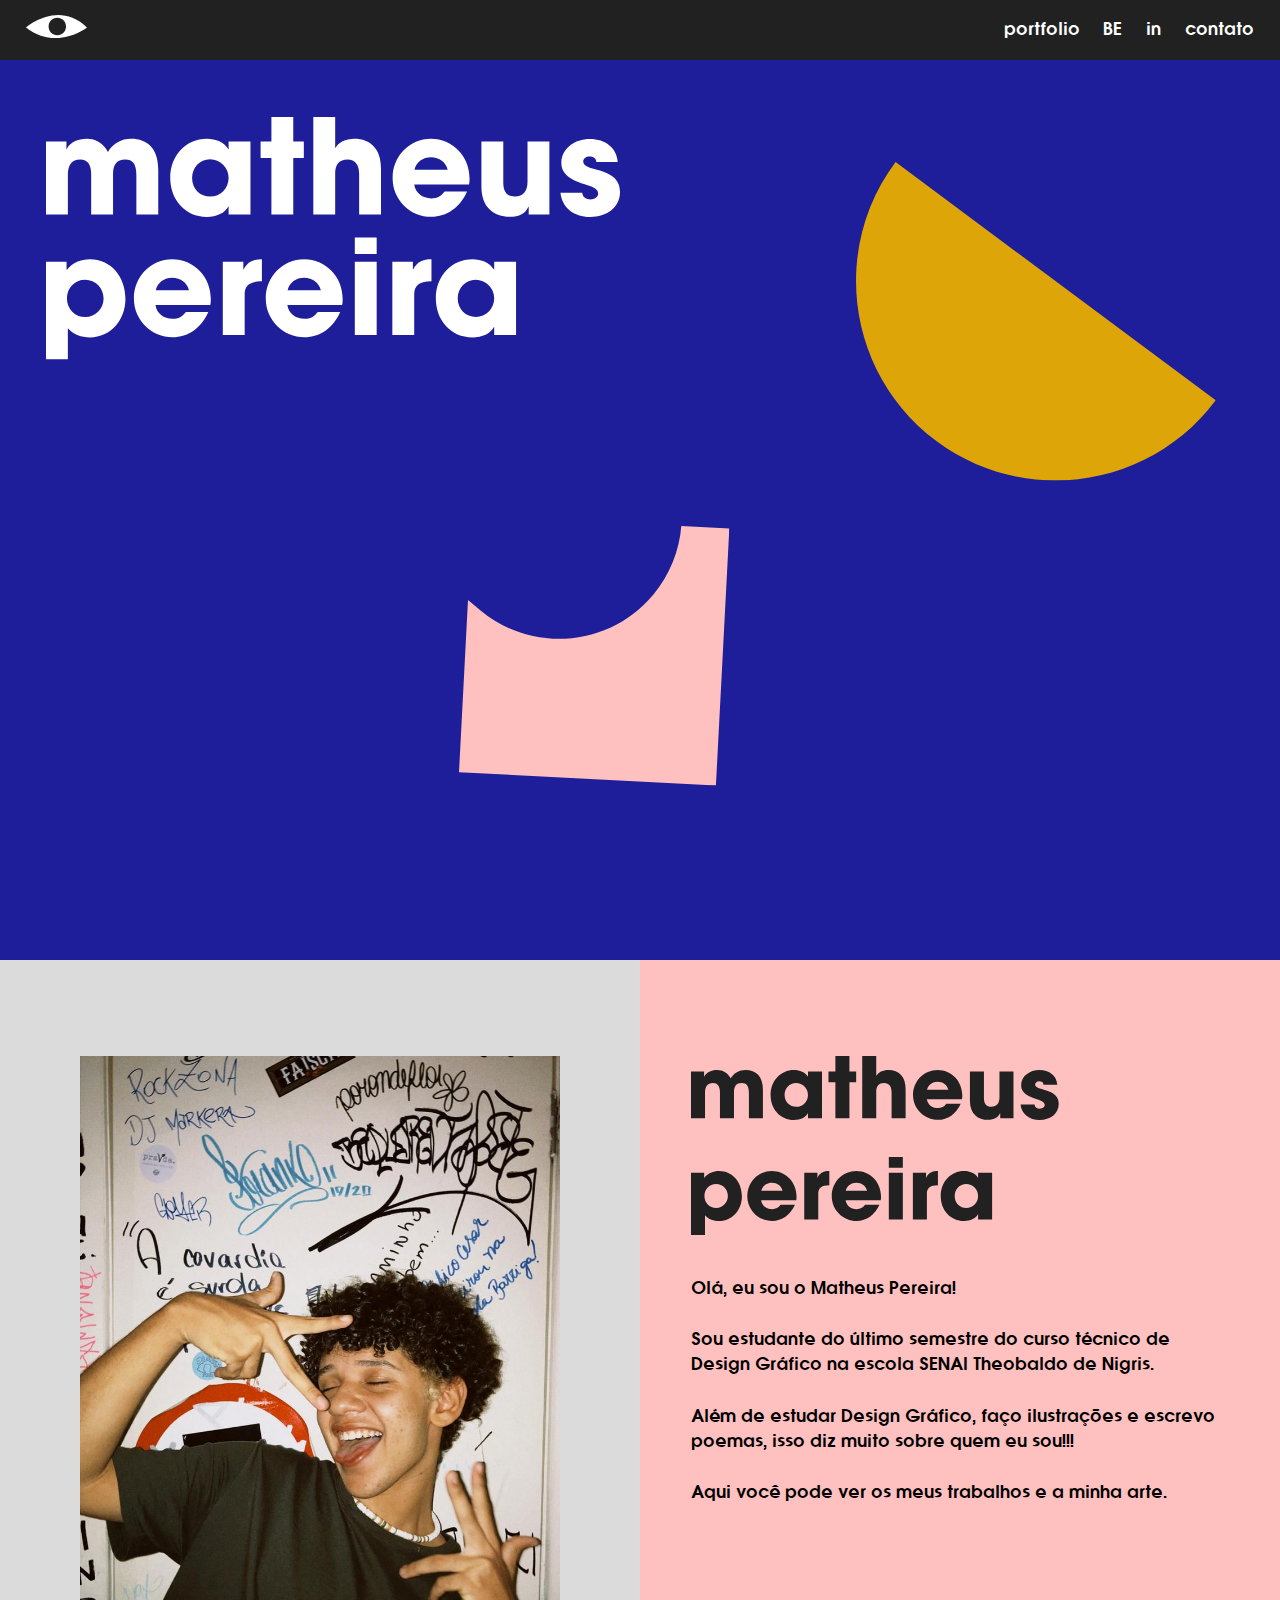
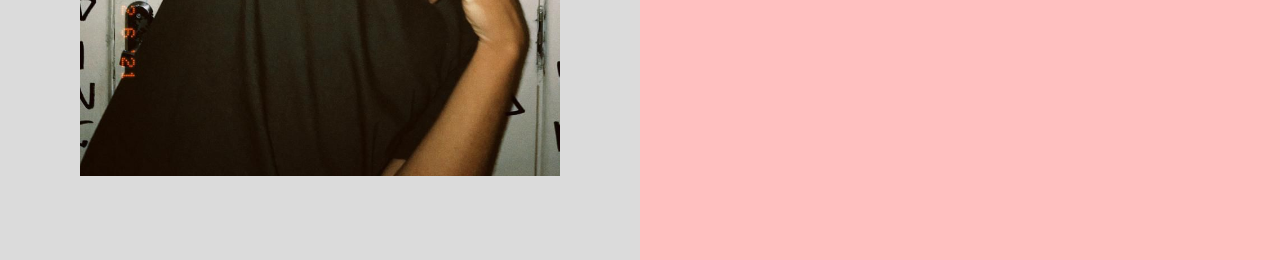
<file: math/math/index.html>
<!DOCTYPE html>
<html lang="pt-br">

<head>
    <title>Matheus Pereira</title>
    <link rel="icon" type="image/x-icon" href="./assets/home.svg">
    <meta charset="UTF-8">
    <meta name="viewport" content="width=device-width, initial-scale=1">
    <link href="./global.css" rel="stylesheet">
    <link href="./index.css" rel="stylesheet">
</head>

<body>
    <header>
        <a href="./index.html"><img src="./assets/home.svg"></a>

        <div class="content">
            <a href="./portfolio.html">portfolio</a>
            <a href="https://www.behance.net/matheuspereira682" target="_blank" rel="noreferrer noopener">BE</a>
            <a href="https://www.linkedin.com/in/matheus-pereira-silva-1104/ target=" _blank" rel="noreferrer noopener"">in</a>
            <a href="mailto:rayssabesse@gmail.com">contato</a>
        </div>
    </header>
    <main>
        <section class=" initial">
                <div class="left-side">
                    <img src="./assets/math.svg" class="math">
                    <img src="./assets/forma-rosa.svg" class="pink">
                </div>
                <div class="right-side">
                    <img src="./assets/forma-amarela.svg" class="yellow">
                </div>
                </section>
                <section class="about-me">
                    <div class="gray">
                        <img src="./assets/math-foto.jpeg">
                    </div>

                    <div class="pink">
                        <img src="./assets/math-preto.svg">
                        <p>Olá, eu sou o Matheus Pereira!<br><br>Sou estudante do último semestre do curso técnico de
                            Design Gráfico na escola SENAI Theobaldo de Nigris.<br><br>Além de estudar Design Gráfico,
                            faço ilustrações e escrevo poemas, isso diz muito sobre quem eu sou!!!<br><br>Aqui você pode
                            ver os meus trabalhos e a minha arte.</p>
                    </div>

                </section>

                </main>
</body>

</html>
</file>
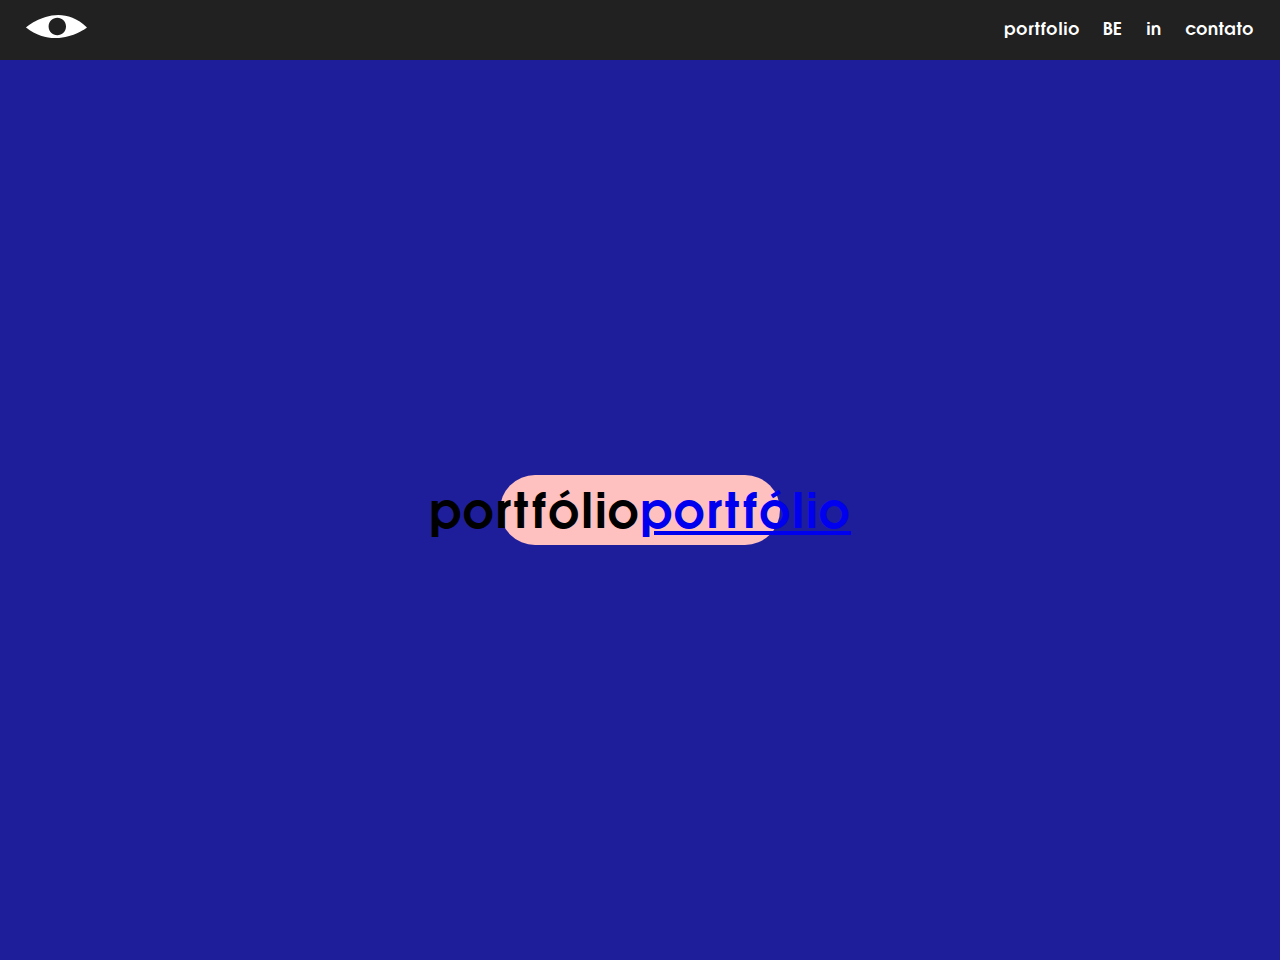
<file: math/math/portfolio.html>
<!DOCTYPE html>
<html lang="pt-br">

<head>
    <title>Matheus Pereira - portfolio</title>
    <link rel="icon" type="image/x-icon" href="./assets/home.svg">
    <meta charset="UTF-8">
    <meta name="viewport" content="width=device-width, initial-scale=1">
    <link href="./global.css" rel="stylesheet">
    <link href="./portfolio.css" rel="stylesheet">
</head>

<body>
    <header>
        <a href="./index.html"><img src="./assets/home.svg"></a>

        <div class="content">
            <a href="">portfolio</a>
            <a href="https://www.behance.net/matheuspereira682" target="_blank" rel="noreferrer noopener">BE</a>
            <a href="https://www.linkedin.com/in/matheus-pereira-silva-1104/" target="_blank"
                rel="noreferrer noopener">in</a>
            <a href="">contato</a>
        </div>
    </header>

    <main>
        <div class="title">
            <p>portfólio</p>

            <nav>
                <a href="https://drive.google.com/drive/folders/11LbnTDAtNltqLBGX47m5MPFSDUGq9rFU?usp=share_link" target="_blank"> portfólio </a>
            </nav>
        </div>

    </main>

</body>

</html>
</file>
<file: math/math/global.css>
@font-face {
    font-family: Avant-Garde;
    src: url("./assets/Avant\ Garde\ Bold.ttf");
}

:root {
    --blue: rgba(30, 30, 155, 1);
    --pink: rgba(255, 192, 192, 1);
    --black: rgba(33, 33, 33, 1);
    --white: rgba(255, 255, 255, 1);
    --gray: rgba(219, 219, 219, 1);
}

* {
    margin: 0;
    padding: 0;
    font-family: "Avant-Garde", Arial, Helvetica, sans-serif;
    font-size: 100%;
    line-height: 1.6;
}

body {
    background-color: var(--blue);
}

header {
    background-color: var(--black);
    height: 60px;
    width: auto;
    justify-content: space-between;
    display: flex;
    align-items: center;

    position: sticky;
    top: 0;
    z-index: 999;
}

header img {
    height: 50%;
}

header a {
    margin-left: 2%;
}

.content {
    margin-right: 2%;
    width: 20%;
    display: flex;
    justify-content: space-between;
}

.content a {
    text-decoration: none;
    color: var(--white);
}
</file>
<file: math/math/index.css>
.initial {
    display: flex;
    justify-content: space-between;
    width: 100%;
    height: 100vh;
}

.left-side {
    display: grid;
}

.left-side .math {
margin-left: 8%;
margin-top: 10%;
height: 60%;
}

.left-side .pink {
margin-left: 80%;
height: 60%;

}

.right-side {
margin-right: 5%;
margin-top: 8%;
}

.right-side .yellow {
    height: 40%;
}

.about-me {
display: flex;
}

.about-me .gray {
width: 50%;
height: 100vh;
background-color: var(--gray);
display: flex;
justify-content: center;
}

.about-me .gray img {
margin-top: 15%;
height: 80vh;
filter: none;
}

.about-me .pink {
width: 50%;
height: 100vh;
background-color: var(--pink);
}

.about-me .pink img {
margin-top: 15%;
margin-left: 8%;
height: 20%;
}

.about-me .pink p {
margin: 5% 8%;
}
</file>
<file: math/math/portfolio.css>
main {
    display: flex;
    justify-content: center;
    align-items: center;
    height: 100vh;
}

.title {
    width: 280px;
    height: 70px;
    background-color: var(--pink);
    border: none;
    border-radius: 74px;
    display: flex;
    align-items: center;
    justify-content: center;
    font-size: 45px;
}

.
</file>
